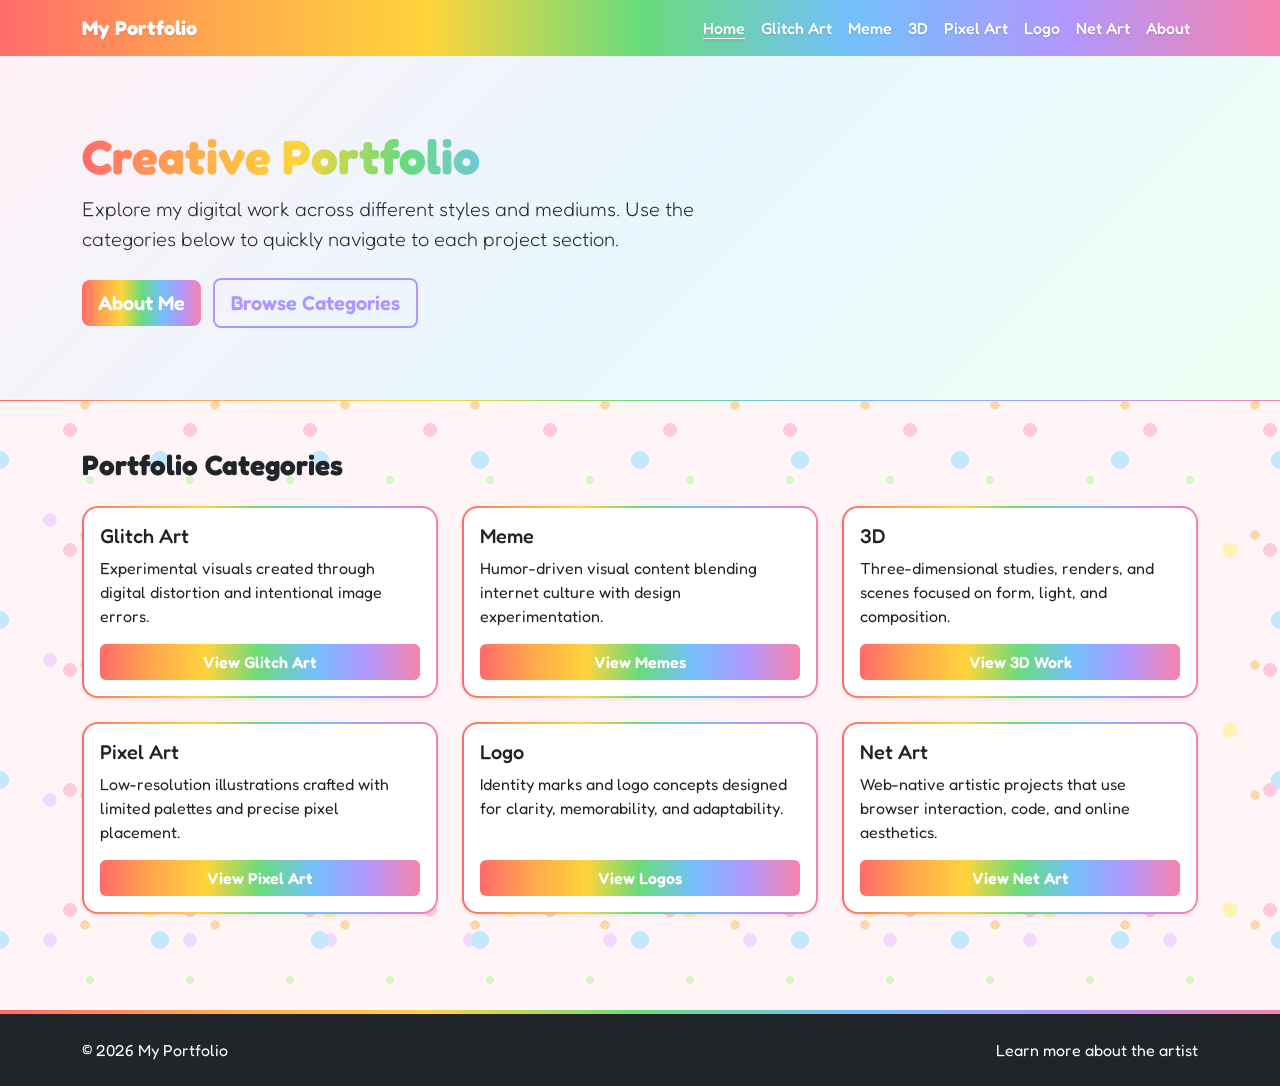
<file: index.html>
<!doctype html>
<html lang="en">
<head>
	<meta charset="UTF-8" />
	<meta name="viewport" content="width=device-width, initial-scale=1" />
	<title>Portfolio Home</title>
	<link href="https://cdn.jsdelivr.net/npm/bootstrap@5.3.3/dist/css/bootstrap.min.css" rel="stylesheet" integrity="sha384-QWTKZyjpPEjISv5WaRU9OFeRpok6YctnYmDr5pNlyT2bRjXh0JMhjY6hW+ALEwIH" crossorigin="anonymous">
  <link rel="preconnect" href="https://fonts.googleapis.com">
  <link rel="preconnect" href="https://fonts.gstatic.com" crossorigin>
  <link href="https://fonts.googleapis.com/css2?family=Fredoka:wght@400;500;600;700&display=swap" rel="stylesheet">
  <link rel="stylesheet" href="style.css" />
</head>
<body class="home">
	<nav class="navbar navbar-expand-lg navbar-dark bg-dark sticky-top">
		<div class="container">
			<a class="navbar-brand fw-bold" href="index.html">My Portfolio</a>
			<button class="navbar-toggler" type="button" data-bs-toggle="collapse" data-bs-target="#mainNav" aria-controls="mainNav" aria-expanded="false" aria-label="Toggle navigation">
				<span class="navbar-toggler-icon"></span>
			</button>
			<div class="collapse navbar-collapse" id="mainNav">
				<ul class="navbar-nav ms-auto">
					<li class="nav-item"><a class="nav-link active" aria-current="page" href="index.html">Home</a></li>
					<li class="nav-item"><a class="nav-link" href="glitch-art.html">Glitch Art</a></li>
					<li class="nav-item"><a class="nav-link" href="meme.html">Meme</a></li>
					<li class="nav-item"><a class="nav-link" href="3d.html">3D</a></li>
					<li class="nav-item"><a class="nav-link" href="pixel-art.html">Pixel Art</a></li>
					<li class="nav-item"><a class="nav-link" href="logo.html">Logo</a></li>
					<li class="nav-item"><a class="nav-link" href="net-art.html">Net Art</a></li>
					<li class="nav-item"><a class="nav-link" href="about.html">About</a></li>
				</ul>
			</div>
		</div>
	</nav>

	<header class="hero py-5 border-bottom">
		<div class="container py-4">
			<div class="row align-items-center g-4">
				<div class="col-lg-7">
					<h1 class="display-5 fw-bold">Creative Portfolio</h1>
					<p class="lead mb-4">Explore my digital work across different styles and mediums. Use the categories below to quickly navigate to each project section.</p>
					<a href="about.html" class="btn btn-primary btn-lg me-2">About Me</a>
					<a href="#categories" class="btn btn-outline-primary btn-lg">Browse Categories</a>
				</div>
			</div>
		</div>
	</header>

	<main class="container py-5" id="categories">
		<h2 class="h3 fw-bold mb-4">Portfolio Categories</h2>
		<div class="row g-4">
			<div class="col-md-6 col-xl-4">
				<div class="card h-100 shadow-sm">
					<div class="card-body d-flex flex-column">
						<h3 class="h5 card-title">Glitch Art</h3>
						<p class="card-text">Experimental visuals created through digital distortion and intentional image errors.</p>
						<a class="btn btn-outline-dark mt-auto" href="glitch-art.html">View Glitch Art</a>
					</div>
				</div>
			</div>
			<div class="col-md-6 col-xl-4">
				<div class="card h-100 shadow-sm">
					<div class="card-body d-flex flex-column">
						<h3 class="h5 card-title">Meme</h3>
						<p class="card-text">Humor-driven visual content blending internet culture with design experimentation.</p>
						<a class="btn btn-outline-dark mt-auto" href="meme.html">View Memes</a>
					</div>
				</div>
			</div>
			<div class="col-md-6 col-xl-4">
				<div class="card h-100 shadow-sm">
					<div class="card-body d-flex flex-column">
						<h3 class="h5 card-title">3D</h3>
						<p class="card-text">Three-dimensional studies, renders, and scenes focused on form, light, and composition.</p>
						<a class="btn btn-outline-dark mt-auto" href="3d.html">View 3D Work</a>
					</div>
				</div>
			</div>
			<div class="col-md-6 col-xl-4">
				<div class="card h-100 shadow-sm">
					<div class="card-body d-flex flex-column">
						<h3 class="h5 card-title">Pixel Art</h3>
						<p class="card-text">Low-resolution illustrations crafted with limited palettes and precise pixel placement.</p>
						<a class="btn btn-outline-dark mt-auto" href="pixel-art.html">View Pixel Art</a>
					</div>
				</div>
			</div>
			<div class="col-md-6 col-xl-4">
				<div class="card h-100 shadow-sm">
					<div class="card-body d-flex flex-column">
						<h3 class="h5 card-title">Logo</h3>
						<p class="card-text">Identity marks and logo concepts designed for clarity, memorability, and adaptability.</p>
						<a class="btn btn-outline-dark mt-auto" href="logo.html">View Logos</a>
					</div>
				</div>
			</div>
			<div class="col-md-6 col-xl-4">
				<div class="card h-100 shadow-sm">
					<div class="card-body d-flex flex-column">
						<h3 class="h5 card-title">Net Art</h3>
						<p class="card-text">Web-native artistic projects that use browser interaction, code, and online aesthetics.</p>
						<a class="btn btn-outline-dark mt-auto" href="net-art.html">View Net Art</a>
					</div>
				</div>
			</div>
		</div>
	</main>

	<footer class="bg-dark text-white py-4 mt-5">
		<div class="container d-flex flex-column flex-md-row justify-content-between gap-2">
			<span>© 2026 My Portfolio</span>
			<a class="text-white text-decoration-none" href="about.html">Learn more about the artist</a>
		</div>
	</footer>

	<script src="https://cdn.jsdelivr.net/npm/bootstrap@5.3.3/dist/js/bootstrap.bundle.min.js" integrity="sha384-YvpcrYf0tY3lHB60NNkmXc5s9fDVZLESaAA55NDzOxhy9GkcIdslK1eN7N6jIeHz" crossorigin="anonymous"></script>
</body>
</html>
</file>
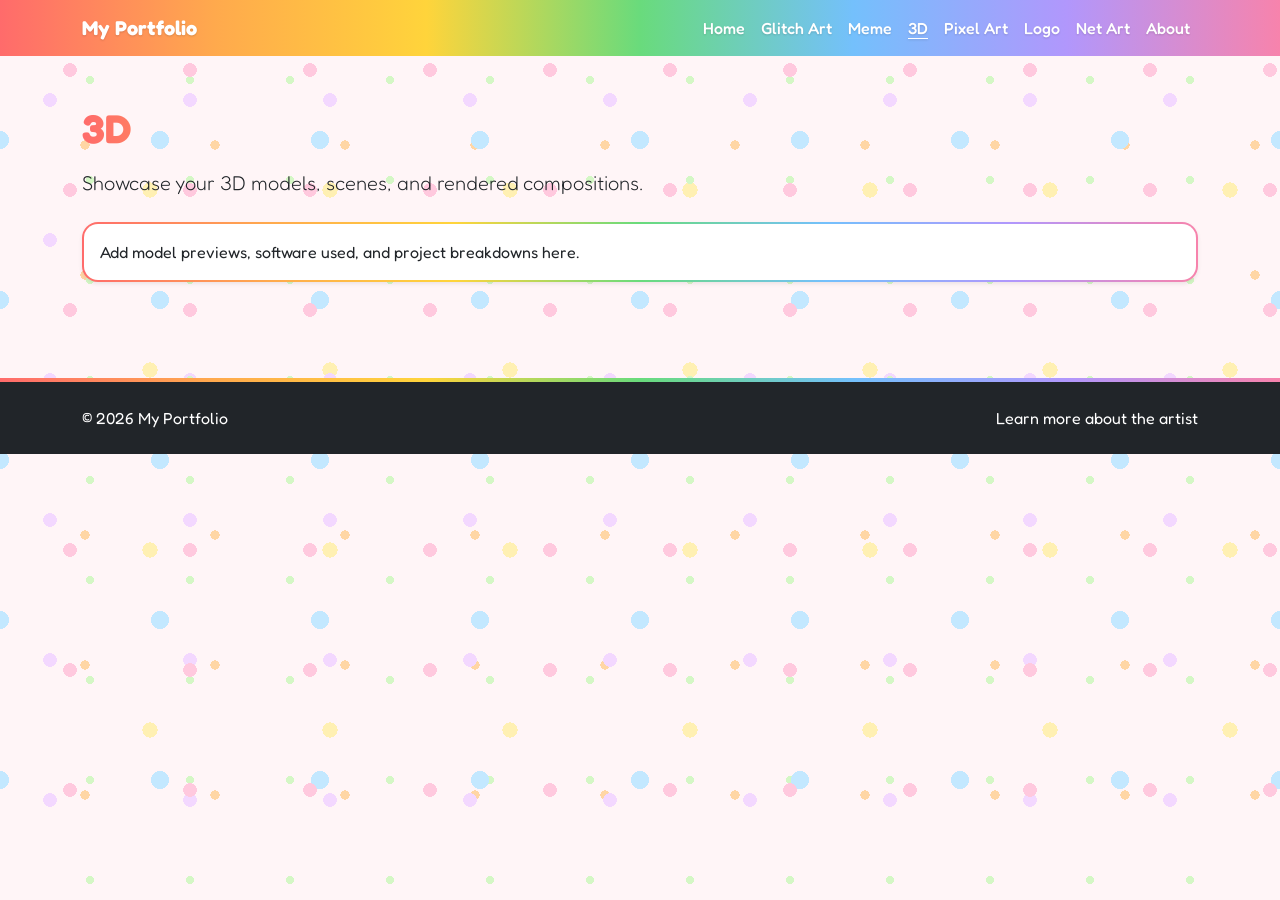
<file: 3d.html>
<!doctype html>
<html lang="en">
<head>
  <meta charset="UTF-8" />
  <meta name="viewport" content="width=device-width, initial-scale=1" />
  <title>3D | Portfolio</title>
  <link href="https://cdn.jsdelivr.net/npm/bootstrap@5.3.3/dist/css/bootstrap.min.css" rel="stylesheet" integrity="sha384-QWTKZyjpPEjISv5WaRU9OFeRpok6YctnYmDr5pNlyT2bRjXh0JMhjY6hW+ALEwIH" crossorigin="anonymous">
  <link rel="preconnect" href="https://fonts.googleapis.com">
  <link rel="preconnect" href="https://fonts.gstatic.com" crossorigin>
  <link href="https://fonts.googleapis.com/css2?family=Fredoka:wght@400;500;600;700&display=swap" rel="stylesheet">
  <link rel="stylesheet" href="style.css" />
</head>
<body>
  <nav class="navbar navbar-expand-lg navbar-dark bg-dark sticky-top">
    <div class="container">
      <a class="navbar-brand fw-bold" href="index.html">My Portfolio</a>
      <button class="navbar-toggler" type="button" data-bs-toggle="collapse" data-bs-target="#mainNav" aria-controls="mainNav" aria-expanded="false" aria-label="Toggle navigation">
        <span class="navbar-toggler-icon"></span>
      </button>
      <div class="collapse navbar-collapse" id="mainNav">
        <ul class="navbar-nav ms-auto">
          <li class="nav-item"><a class="nav-link" href="index.html">Home</a></li>
          <li class="nav-item"><a class="nav-link" href="glitch-art.html">Glitch Art</a></li>
          <li class="nav-item"><a class="nav-link" href="meme.html">Meme</a></li>
          <li class="nav-item"><a class="nav-link active" aria-current="page" href="3d.html">3D</a></li>
          <li class="nav-item"><a class="nav-link" href="pixel-art.html">Pixel Art</a></li>
          <li class="nav-item"><a class="nav-link" href="logo.html">Logo</a></li>
          <li class="nav-item"><a class="nav-link" href="net-art.html">Net Art</a></li>
          <li class="nav-item"><a class="nav-link" href="about.html">About</a></li>
        </ul>
      </div>
    </div>
  </nav>

  <main class="container py-5">
    <h1 class="display-6 fw-bold mb-3">3D</h1>
    <p class="lead mb-4">Showcase your 3D models, scenes, and rendered compositions.</p>
    <div class="card shadow-sm">
      <div class="card-body">
        <p class="mb-0">Add model previews, software used, and project breakdowns here.</p>
      </div>
    </div>
  </main>

  <footer class="bg-dark text-white py-4 mt-5">
    <div class="container d-flex flex-column flex-md-row justify-content-between gap-2">
      <span>&copy; 2026 My Portfolio</span>
      <a class="text-white text-decoration-none" href="about.html">Learn more about the artist</a>
    </div>
  </footer>

  <script src="https://cdn.jsdelivr.net/npm/bootstrap@5.3.3/dist/js/bootstrap.bundle.min.js" integrity="sha384-YvpcrYf0tY3lHB60NNkmXc5s9fDVZLESaAA55NDzOxhy9GkcIdslK1eN7N6jIeHz" crossorigin="anonymous"></script>
</body>
</html>
</file>
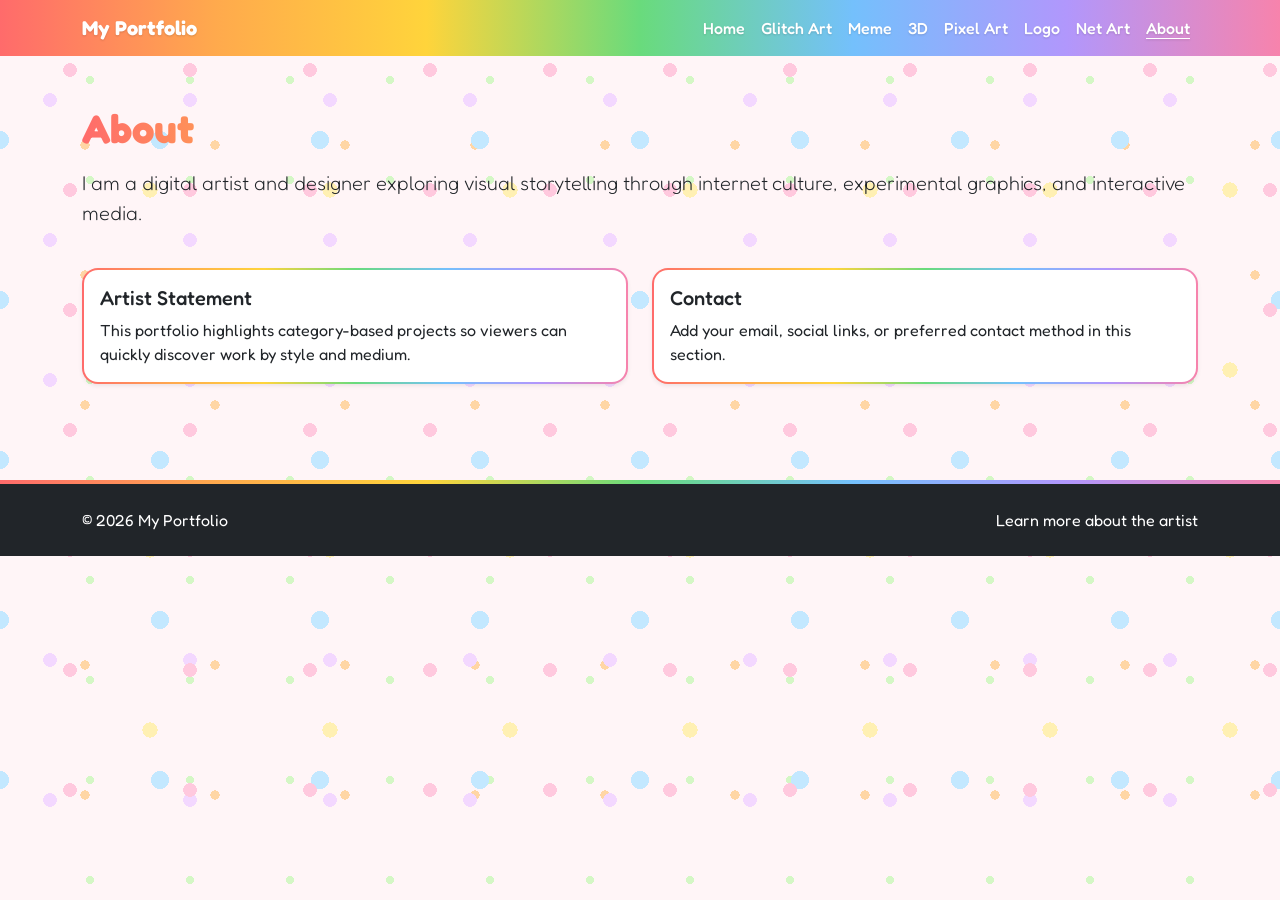
<file: about.html>
<!doctype html>
<html lang="en">
<head>
  <meta charset="UTF-8" />
  <meta name="viewport" content="width=device-width, initial-scale=1" />
  <title>About | Portfolio</title>
  <link href="https://cdn.jsdelivr.net/npm/bootstrap@5.3.3/dist/css/bootstrap.min.css" rel="stylesheet" integrity="sha384-QWTKZyjpPEjISv5WaRU9OFeRpok6YctnYmDr5pNlyT2bRjXh0JMhjY6hW+ALEwIH" crossorigin="anonymous">
  <link rel="preconnect" href="https://fonts.googleapis.com">
  <link rel="preconnect" href="https://fonts.gstatic.com" crossorigin>
  <link href="https://fonts.googleapis.com/css2?family=Fredoka:wght@400;500;600;700&display=swap" rel="stylesheet">
  <link rel="stylesheet" href="style.css" />
</head>
<body>
  <nav class="navbar navbar-expand-lg navbar-dark bg-dark sticky-top">
    <div class="container">
      <a class="navbar-brand fw-bold" href="index.html">My Portfolio</a>
      <button class="navbar-toggler" type="button" data-bs-toggle="collapse" data-bs-target="#mainNav" aria-controls="mainNav" aria-expanded="false" aria-label="Toggle navigation">
        <span class="navbar-toggler-icon"></span>
      </button>
      <div class="collapse navbar-collapse" id="mainNav">
        <ul class="navbar-nav ms-auto">
          <li class="nav-item"><a class="nav-link" href="index.html">Home</a></li>
          <li class="nav-item"><a class="nav-link" href="glitch-art.html">Glitch Art</a></li>
          <li class="nav-item"><a class="nav-link" href="meme.html">Meme</a></li>
          <li class="nav-item"><a class="nav-link" href="3d.html">3D</a></li>
          <li class="nav-item"><a class="nav-link" href="pixel-art.html">Pixel Art</a></li>
          <li class="nav-item"><a class="nav-link" href="logo.html">Logo</a></li>
          <li class="nav-item"><a class="nav-link" href="net-art.html">Net Art</a></li>
          <li class="nav-item"><a class="nav-link active" aria-current="page" href="about.html">About</a></li>
        </ul>
      </div>
    </div>
  </nav>

  <main class="container py-5">
    <h1 class="display-6 fw-bold mb-3">About</h1>
    <p class="lead">I am a digital artist and designer exploring visual storytelling through internet culture, experimental graphics, and interactive media.</p>

    <div class="row g-4 mt-2">
      <div class="col-lg-6">
        <div class="card h-100 shadow-sm">
          <div class="card-body">
            <h2 class="h5">Artist Statement</h2>
            <p class="mb-0">This portfolio highlights category-based projects so viewers can quickly discover work by style and medium.</p>
          </div>
        </div>
      </div>
      <div class="col-lg-6">
        <div class="card h-100 shadow-sm">
          <div class="card-body">
            <h2 class="h5">Contact</h2>
            <p class="mb-0">Add your email, social links, or preferred contact method in this section.</p>
          </div>
        </div>
      </div>
    </div>
  </main>

  <footer class="bg-dark text-white py-4 mt-5">
    <div class="container d-flex flex-column flex-md-row justify-content-between gap-2">
      <span>&copy; 2026 My Portfolio</span>
      <a class="text-white text-decoration-none" href="about.html">Learn more about the artist</a>
    </div>
  </footer>

  <script src="https://cdn.jsdelivr.net/npm/bootstrap@5.3.3/dist/js/bootstrap.bundle.min.js" integrity="sha384-YvpcrYf0tY3lHB60NNkmXc5s9fDVZLESaAA55NDzOxhy9GkcIdslK1eN7N6jIeHz" crossorigin="anonymous"></script>
</body>
</html>
</file>
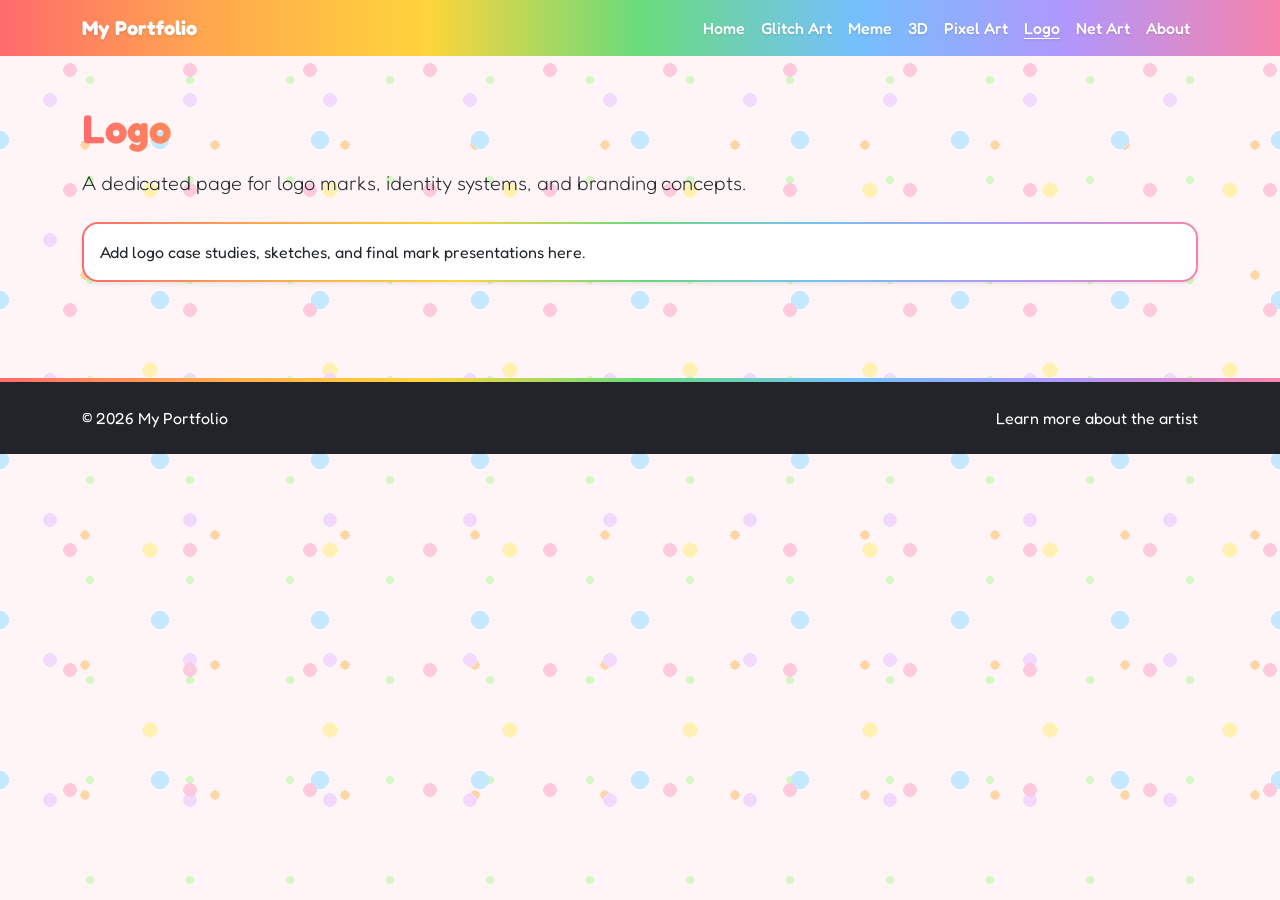
<file: logo.html>
<!doctype html>
<html lang="en">
<head>
  <meta charset="UTF-8" />
  <meta name="viewport" content="width=device-width, initial-scale=1" />
  <title>Logo | Portfolio</title>
  <link href="https://cdn.jsdelivr.net/npm/bootstrap@5.3.3/dist/css/bootstrap.min.css" rel="stylesheet" integrity="sha384-QWTKZyjpPEjISv5WaRU9OFeRpok6YctnYmDr5pNlyT2bRjXh0JMhjY6hW+ALEwIH" crossorigin="anonymous">
  <link rel="preconnect" href="https://fonts.googleapis.com">
  <link rel="preconnect" href="https://fonts.gstatic.com" crossorigin>
  <link href="https://fonts.googleapis.com/css2?family=Fredoka:wght@400;500;600;700&display=swap" rel="stylesheet">
  <link rel="stylesheet" href="style.css" />
</head>
<body>
  <nav class="navbar navbar-expand-lg navbar-dark bg-dark sticky-top">
    <div class="container">
      <a class="navbar-brand fw-bold" href="index.html">My Portfolio</a>
      <button class="navbar-toggler" type="button" data-bs-toggle="collapse" data-bs-target="#mainNav" aria-controls="mainNav" aria-expanded="false" aria-label="Toggle navigation">
        <span class="navbar-toggler-icon"></span>
      </button>
      <div class="collapse navbar-collapse" id="mainNav">
        <ul class="navbar-nav ms-auto">
          <li class="nav-item"><a class="nav-link" href="index.html">Home</a></li>
          <li class="nav-item"><a class="nav-link" href="glitch-art.html">Glitch Art</a></li>
          <li class="nav-item"><a class="nav-link" href="meme.html">Meme</a></li>
          <li class="nav-item"><a class="nav-link" href="3d.html">3D</a></li>
          <li class="nav-item"><a class="nav-link" href="pixel-art.html">Pixel Art</a></li>
          <li class="nav-item"><a class="nav-link active" aria-current="page" href="logo.html">Logo</a></li>
          <li class="nav-item"><a class="nav-link" href="net-art.html">Net Art</a></li>
          <li class="nav-item"><a class="nav-link" href="about.html">About</a></li>
        </ul>
      </div>
    </div>
  </nav>

  <main class="container py-5">
    <h1 class="display-6 fw-bold mb-3">Logo</h1>
    <p class="lead mb-4">A dedicated page for logo marks, identity systems, and branding concepts.</p>
    <div class="card shadow-sm">
      <div class="card-body">
        <p class="mb-0">Add logo case studies, sketches, and final mark presentations here.</p>
      </div>
    </div>
  </main>

  <footer class="bg-dark text-white py-4 mt-5">
    <div class="container d-flex flex-column flex-md-row justify-content-between gap-2">
      <span>&copy; 2026 My Portfolio</span>
      <a class="text-white text-decoration-none" href="about.html">Learn more about the artist</a>
    </div>
  </footer>

  <script src="https://cdn.jsdelivr.net/npm/bootstrap@5.3.3/dist/js/bootstrap.bundle.min.js" integrity="sha384-YvpcrYf0tY3lHB60NNkmXc5s9fDVZLESaAA55NDzOxhy9GkcIdslK1eN7N6jIeHz" crossorigin="anonymous"></script>
</body>
</html>
</file>
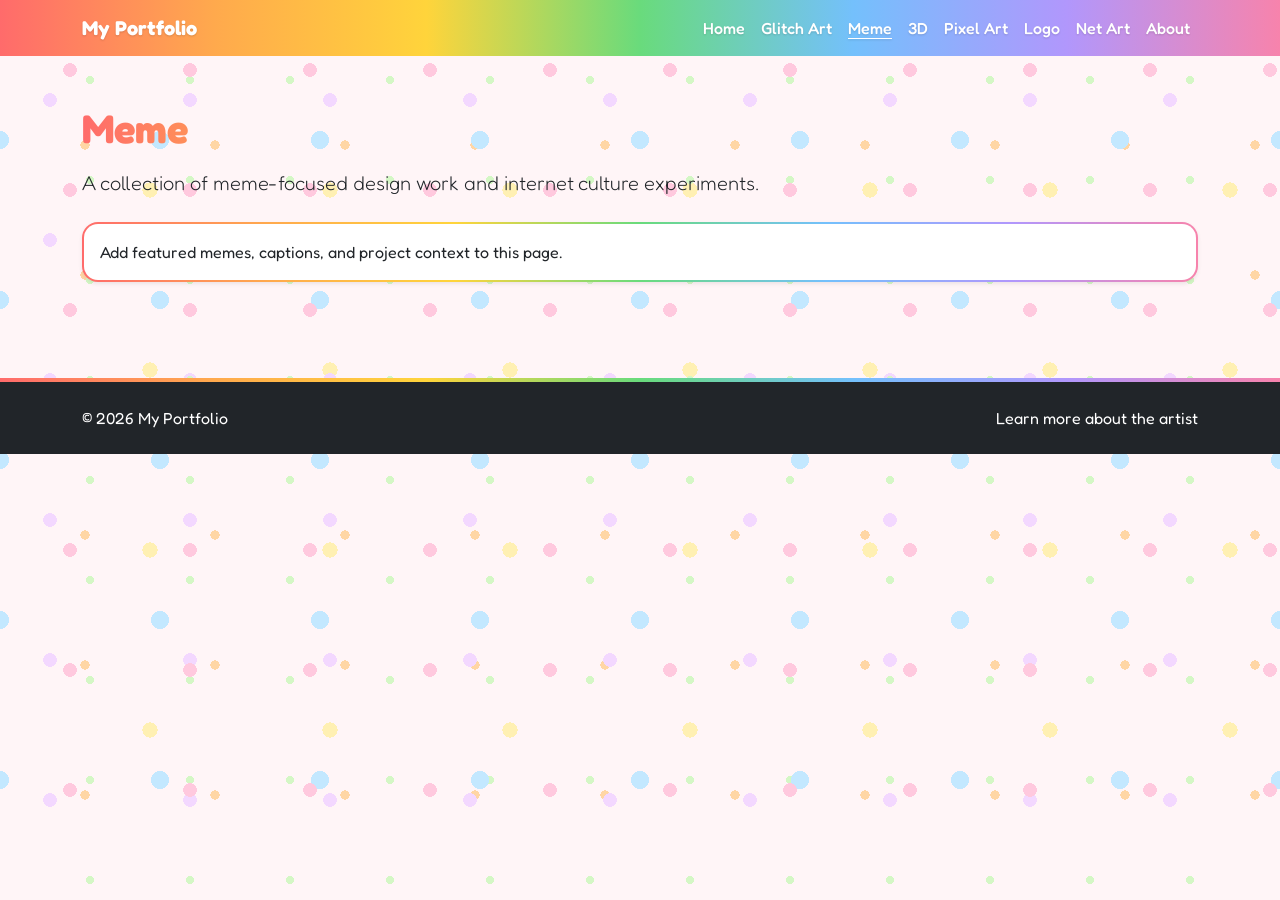
<file: meme.html>
<!doctype html>
<html lang="en">
<head>
  <meta charset="UTF-8" />
  <meta name="viewport" content="width=device-width, initial-scale=1" />
  <title>Meme | Portfolio</title>
  <link href="https://cdn.jsdelivr.net/npm/bootstrap@5.3.3/dist/css/bootstrap.min.css" rel="stylesheet" integrity="sha384-QWTKZyjpPEjISv5WaRU9OFeRpok6YctnYmDr5pNlyT2bRjXh0JMhjY6hW+ALEwIH" crossorigin="anonymous">
  <link rel="preconnect" href="https://fonts.googleapis.com">
  <link rel="preconnect" href="https://fonts.gstatic.com" crossorigin>
  <link href="https://fonts.googleapis.com/css2?family=Fredoka:wght@400;500;600;700&display=swap" rel="stylesheet">
  <link rel="stylesheet" href="style.css" />
</head>
<body>
  <nav class="navbar navbar-expand-lg navbar-dark bg-dark sticky-top">
    <div class="container">
      <a class="navbar-brand fw-bold" href="index.html">My Portfolio</a>
      <button class="navbar-toggler" type="button" data-bs-toggle="collapse" data-bs-target="#mainNav" aria-controls="mainNav" aria-expanded="false" aria-label="Toggle navigation">
        <span class="navbar-toggler-icon"></span>
      </button>
      <div class="collapse navbar-collapse" id="mainNav">
        <ul class="navbar-nav ms-auto">
          <li class="nav-item"><a class="nav-link" href="index.html">Home</a></li>
          <li class="nav-item"><a class="nav-link" href="glitch-art.html">Glitch Art</a></li>
          <li class="nav-item"><a class="nav-link active" aria-current="page" href="meme.html">Meme</a></li>
          <li class="nav-item"><a class="nav-link" href="3d.html">3D</a></li>
          <li class="nav-item"><a class="nav-link" href="pixel-art.html">Pixel Art</a></li>
          <li class="nav-item"><a class="nav-link" href="logo.html">Logo</a></li>
          <li class="nav-item"><a class="nav-link" href="net-art.html">Net Art</a></li>
          <li class="nav-item"><a class="nav-link" href="about.html">About</a></li>
        </ul>
      </div>
    </div>
  </nav>

  <main class="container py-5">
    <h1 class="display-6 fw-bold mb-3">Meme</h1>
    <p class="lead mb-4">A collection of meme-focused design work and internet culture experiments.</p>
    <div class="card shadow-sm">
      <div class="card-body">
        <p class="mb-0">Add featured memes, captions, and project context to this page.</p>
      </div>
    </div>
  </main>

  <footer class="bg-dark text-white py-4 mt-5">
    <div class="container d-flex flex-column flex-md-row justify-content-between gap-2">
      <span>&copy; 2026 My Portfolio</span>
      <a class="text-white text-decoration-none" href="about.html">Learn more about the artist</a>
    </div>
  </footer>

  <script src="https://cdn.jsdelivr.net/npm/bootstrap@5.3.3/dist/js/bootstrap.bundle.min.js" integrity="sha384-YvpcrYf0tY3lHB60NNkmXc5s9fDVZLESaAA55NDzOxhy9GkcIdslK1eN7N6jIeHz" crossorigin="anonymous"></script>
</body>
</html>
</file>
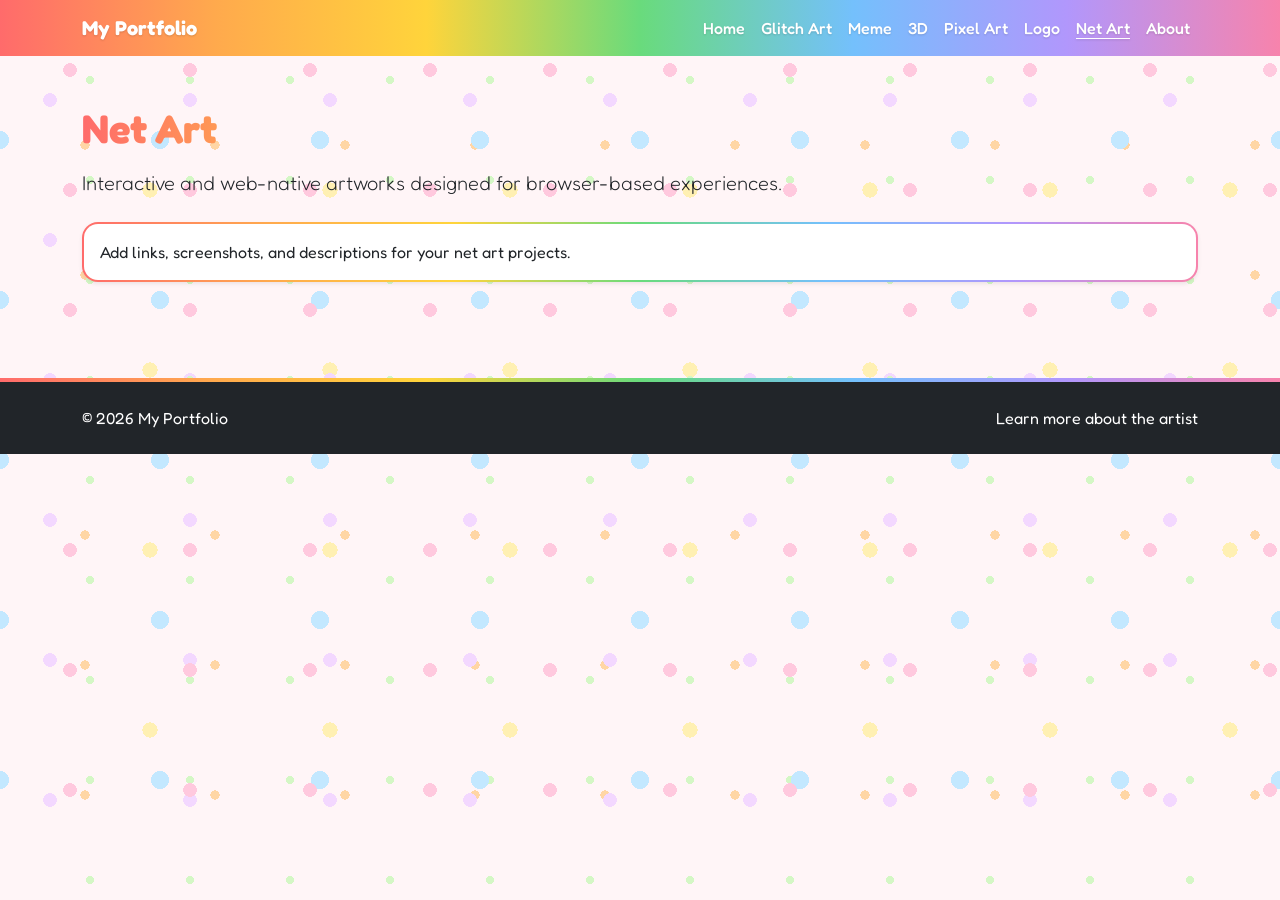
<file: net-art.html>
<!doctype html>
<html lang="en">
<head>
  <meta charset="UTF-8" />
  <meta name="viewport" content="width=device-width, initial-scale=1" />
  <title>Net Art | Portfolio</title>
  <link href="https://cdn.jsdelivr.net/npm/bootstrap@5.3.3/dist/css/bootstrap.min.css" rel="stylesheet" integrity="sha384-QWTKZyjpPEjISv5WaRU9OFeRpok6YctnYmDr5pNlyT2bRjXh0JMhjY6hW+ALEwIH" crossorigin="anonymous">
  <link rel="preconnect" href="https://fonts.googleapis.com">
  <link rel="preconnect" href="https://fonts.gstatic.com" crossorigin>
  <link href="https://fonts.googleapis.com/css2?family=Fredoka:wght@400;500;600;700&display=swap" rel="stylesheet">
  <link rel="stylesheet" href="style.css" />
</head>
<body>
  <nav class="navbar navbar-expand-lg navbar-dark bg-dark sticky-top">
    <div class="container">
      <a class="navbar-brand fw-bold" href="index.html">My Portfolio</a>
      <button class="navbar-toggler" type="button" data-bs-toggle="collapse" data-bs-target="#mainNav" aria-controls="mainNav" aria-expanded="false" aria-label="Toggle navigation">
        <span class="navbar-toggler-icon"></span>
      </button>
      <div class="collapse navbar-collapse" id="mainNav">
        <ul class="navbar-nav ms-auto">
          <li class="nav-item"><a class="nav-link" href="index.html">Home</a></li>
          <li class="nav-item"><a class="nav-link" href="glitch-art.html">Glitch Art</a></li>
          <li class="nav-item"><a class="nav-link" href="meme.html">Meme</a></li>
          <li class="nav-item"><a class="nav-link" href="3d.html">3D</a></li>
          <li class="nav-item"><a class="nav-link" href="pixel-art.html">Pixel Art</a></li>
          <li class="nav-item"><a class="nav-link" href="logo.html">Logo</a></li>
          <li class="nav-item"><a class="nav-link active" aria-current="page" href="net-art.html">Net Art</a></li>
          <li class="nav-item"><a class="nav-link" href="about.html">About</a></li>
        </ul>
      </div>
    </div>
  </nav>

  <main class="container py-5">
    <h1 class="display-6 fw-bold mb-3">Net Art</h1>
    <p class="lead mb-4">Interactive and web-native artworks designed for browser-based experiences.</p>
    <div class="card shadow-sm">
      <div class="card-body">
        <p class="mb-0">Add links, screenshots, and descriptions for your net art projects.</p>
      </div>
    </div>
  </main>

  <footer class="bg-dark text-white py-4 mt-5">
    <div class="container d-flex flex-column flex-md-row justify-content-between gap-2">
      <span>&copy; 2026 My Portfolio</span>
      <a class="text-white text-decoration-none" href="about.html">Learn more about the artist</a>
    </div>
  </footer>

  <script src="https://cdn.jsdelivr.net/npm/bootstrap@5.3.3/dist/js/bootstrap.bundle.min.js" integrity="sha384-YvpcrYf0tY3lHB60NNkmXc5s9fDVZLESaAA55NDzOxhy9GkcIdslK1eN7N6jIeHz" crossorigin="anonymous"></script>
</body>
</html>
</file>
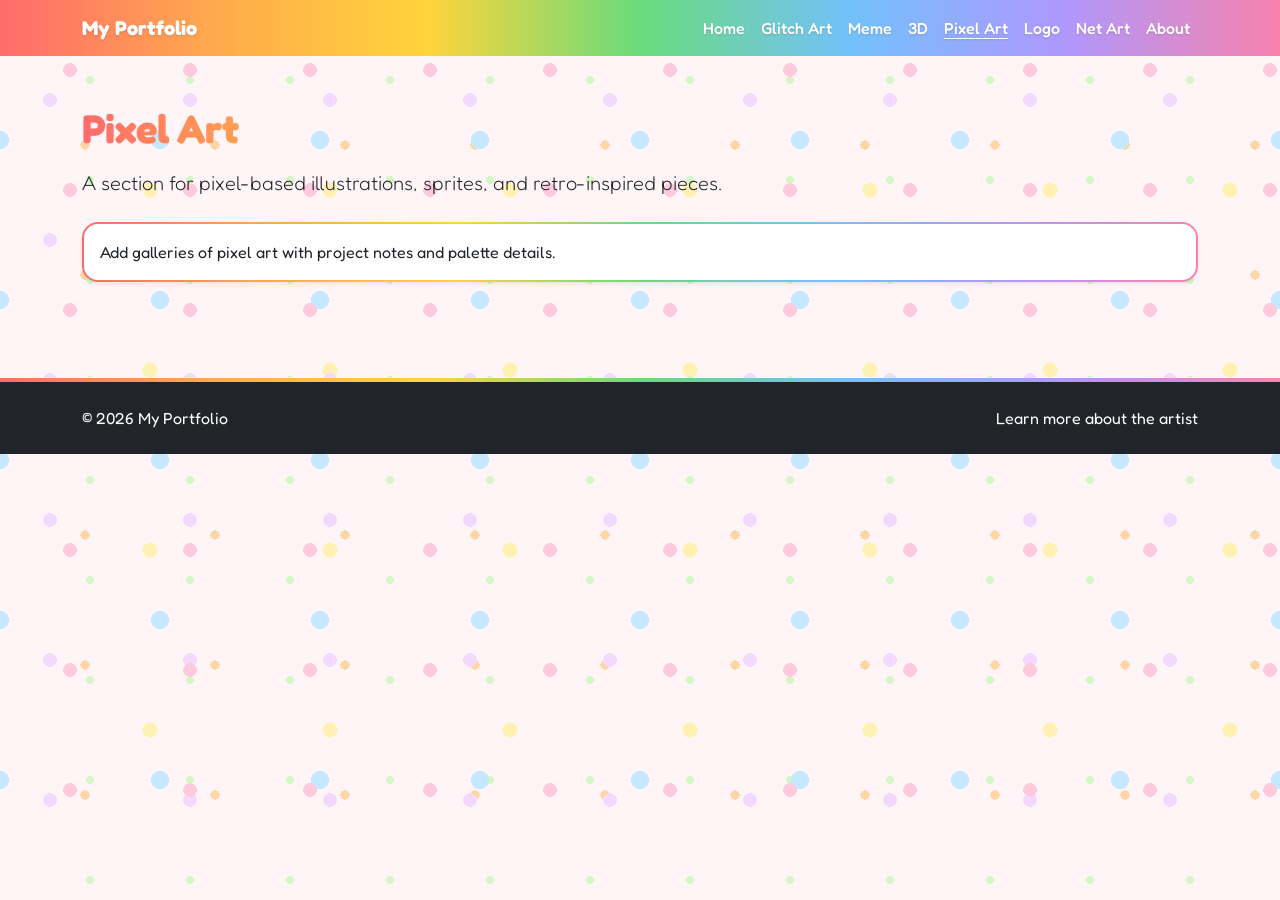
<file: pixel-art.html>
<!doctype html>
<html lang="en">
<head>
  <meta charset="UTF-8" />
  <meta name="viewport" content="width=device-width, initial-scale=1" />
  <title>Pixel Art | Portfolio</title>
  <link href="https://cdn.jsdelivr.net/npm/bootstrap@5.3.3/dist/css/bootstrap.min.css" rel="stylesheet" integrity="sha384-QWTKZyjpPEjISv5WaRU9OFeRpok6YctnYmDr5pNlyT2bRjXh0JMhjY6hW+ALEwIH" crossorigin="anonymous">
  <link rel="preconnect" href="https://fonts.googleapis.com">
  <link rel="preconnect" href="https://fonts.gstatic.com" crossorigin>
  <link href="https://fonts.googleapis.com/css2?family=Fredoka:wght@400;500;600;700&display=swap" rel="stylesheet">
  <link rel="stylesheet" href="style.css" />
</head>
<body>
  <nav class="navbar navbar-expand-lg navbar-dark bg-dark sticky-top">
    <div class="container">
      <a class="navbar-brand fw-bold" href="index.html">My Portfolio</a>
      <button class="navbar-toggler" type="button" data-bs-toggle="collapse" data-bs-target="#mainNav" aria-controls="mainNav" aria-expanded="false" aria-label="Toggle navigation">
        <span class="navbar-toggler-icon"></span>
      </button>
      <div class="collapse navbar-collapse" id="mainNav">
        <ul class="navbar-nav ms-auto">
          <li class="nav-item"><a class="nav-link" href="index.html">Home</a></li>
          <li class="nav-item"><a class="nav-link" href="glitch-art.html">Glitch Art</a></li>
          <li class="nav-item"><a class="nav-link" href="meme.html">Meme</a></li>
          <li class="nav-item"><a class="nav-link" href="3d.html">3D</a></li>
          <li class="nav-item"><a class="nav-link active" aria-current="page" href="pixel-art.html">Pixel Art</a></li>
          <li class="nav-item"><a class="nav-link" href="logo.html">Logo</a></li>
          <li class="nav-item"><a class="nav-link" href="net-art.html">Net Art</a></li>
          <li class="nav-item"><a class="nav-link" href="about.html">About</a></li>
        </ul>
      </div>
    </div>
  </nav>

  <main class="container py-5">
    <h1 class="display-6 fw-bold mb-3">Pixel Art</h1>
    <p class="lead mb-4">A section for pixel-based illustrations, sprites, and retro-inspired pieces.</p>
    <div class="card shadow-sm">
      <div class="card-body">
        <p class="mb-0">Add galleries of pixel art with project notes and palette details.</p>
      </div>
    </div>
  </main>

  <footer class="bg-dark text-white py-4 mt-5">
    <div class="container d-flex flex-column flex-md-row justify-content-between gap-2">
      <span>&copy; 2026 My Portfolio</span>
      <a class="text-white text-decoration-none" href="about.html">Learn more about the artist</a>
    </div>
  </footer>

  <script src="https://cdn.jsdelivr.net/npm/bootstrap@5.3.3/dist/js/bootstrap.bundle.min.js" integrity="sha384-YvpcrYf0tY3lHB60NNkmXc5s9fDVZLESaAA55NDzOxhy9GkcIdslK1eN7N6jIeHz" crossorigin="anonymous"></script>
</body>
</html>
</file>
<file: style.css>
/* ── Shared base ────────────────────────────────── */
:root {
  --page-bg: #f8f9fa;
  --rainbow: linear-gradient(90deg,
    #ff6b6b, #ffa94d, #ffd43b, #69db7c, #74c0fc, #b197fc, #f783ac);
}

body {
  font-family: 'Fredoka', sans-serif;
  background-color: var(--page-bg);
}

.card {
  border-radius: 1rem;
}

.navbar .nav-link {
  font-weight: 500;
}

.navbar .nav-link.active {
  text-decoration: underline;
  text-underline-offset: 0.25rem;
}

/* ── Rainbow + animated polka dots (all pages) ───── */

/* animated polka-dot background */
body {
  background-color: #fff5f7;
  background-image:
    radial-gradient(circle, #ffc9de 8%, transparent 8%),
    radial-gradient(circle, #c3e8ff 8%, transparent 8%),
    radial-gradient(circle, #d4f7c5 6%, transparent 6%),
    radial-gradient(circle, #f3d8ff 7%, transparent 7%),
    radial-gradient(circle, #fff0b3 6%, transparent 6%),
    radial-gradient(circle, #ffd6a5 5%, transparent 5%);
  background-size:
    120px 120px,
    160px 160px,
    100px 100px,
    140px 140px,
    180px 180px,
    130px 130px;
  background-position:
    10px 10px,
    80px 60px,
    40px 130px,
    120px 30px,
    60px 100px,
    150px 80px;
  animation: polkaDrift 12s linear infinite;
}

@keyframes polkaDrift {
  0%   { background-position: 10px 10px, 80px 60px, 40px 130px, 120px 30px, 60px 100px, 150px 80px; }
  50%  { background-position: 30px 50px, 60px 30px, 80px 90px,  90px 70px, 100px 60px, 120px 120px; }
  100% { background-position: 10px 10px, 80px 60px, 40px 130px, 120px 30px, 60px 100px, 150px 80px; }
}

/* rainbow navbar */
.navbar {
  background: linear-gradient(90deg, #ff6b6b, #ffa94d, #ffd43b, #69db7c, #74c0fc, #b197fc, #f783ac) !important;
}

.navbar-brand,
.nav-link {
  color: #fff !important;
  text-shadow: 0 1px 2px rgba(0,0,0,.15);
}

/* rainbow hero */
.hero {
  background: linear-gradient(135deg, #fff0f6 0%, #e8f7ff 50%, #f0fff4 100%);
  border-bottom: 4px solid transparent;
  border-image: var(--rainbow) 1;
}

.hero h1 {
  background: var(--rainbow);
  -webkit-background-clip: text;
  -webkit-text-fill-color: transparent;
  background-clip: text;
}

/* rainbow page headings */
main h1 {
  background: var(--rainbow);
  -webkit-background-clip: text;
  -webkit-text-fill-color: transparent;
  background-clip: text;
}

/* rainbow-bordered cards */
.card {
  border: 2px solid transparent;
  background-image: linear-gradient(#fff, #fff), var(--rainbow);
  background-origin: border-box;
  background-clip: padding-box, border-box;
  transition: transform .2s, box-shadow .2s;
}

.card:hover {
  transform: translateY(-4px);
  box-shadow: 0 8px 24px rgba(0,0,0,.1);
}

.card .btn-outline-dark {
  background: var(--rainbow);
  color: #fff;
  border: none;
  font-weight: 600;
}

.card .btn-outline-dark:hover {
  filter: brightness(1.1);
}

/* rainbow buttons */
.btn-primary {
  background: var(--rainbow);
  border: none;
  color: #fff;
  font-weight: 600;
}

.btn-outline-primary {
  border: 2px solid #b197fc;
  color: #b197fc;
  font-weight: 600;
}

.btn-outline-primary:hover {
  background: #b197fc;
  color: #fff;
}

/* rainbow footer accent */
footer {
  border-top: 4px solid transparent;
  border-image: var(--rainbow) 1;
}

/* ── Gallery ────────────────────────────────────── */
.gallery-item {
  cursor: pointer;
  overflow: hidden;
  border-radius: 0.75rem;
  border: 2px solid transparent;
  background-image: linear-gradient(#fff, #fff), var(--rainbow);
  background-origin: border-box;
  background-clip: padding-box, border-box;
  transition: transform .25s, box-shadow .25s;
}

.gallery-item:hover {
  transform: translateY(-4px) scale(1.02);
  box-shadow: 0 8px 24px rgba(0,0,0,.12);
}

.gallery-item img {
  display: block;
  width: 100%;
  aspect-ratio: 1 / 1;
  object-fit: cover;
}

.gallery-caption {
  background: rgba(255,255,255,.85);
  border: 1px solid rgba(0,0,0,.08);
  font-size: 0.9rem;
}

/* lightbox dark backdrop */
#lightbox .modal-content {
  background: rgba(0,0,0,.85) !important;
  border-radius: 1rem;
}

#lightbox .modal-body img {
  max-height: 80vh;
}
</file>
